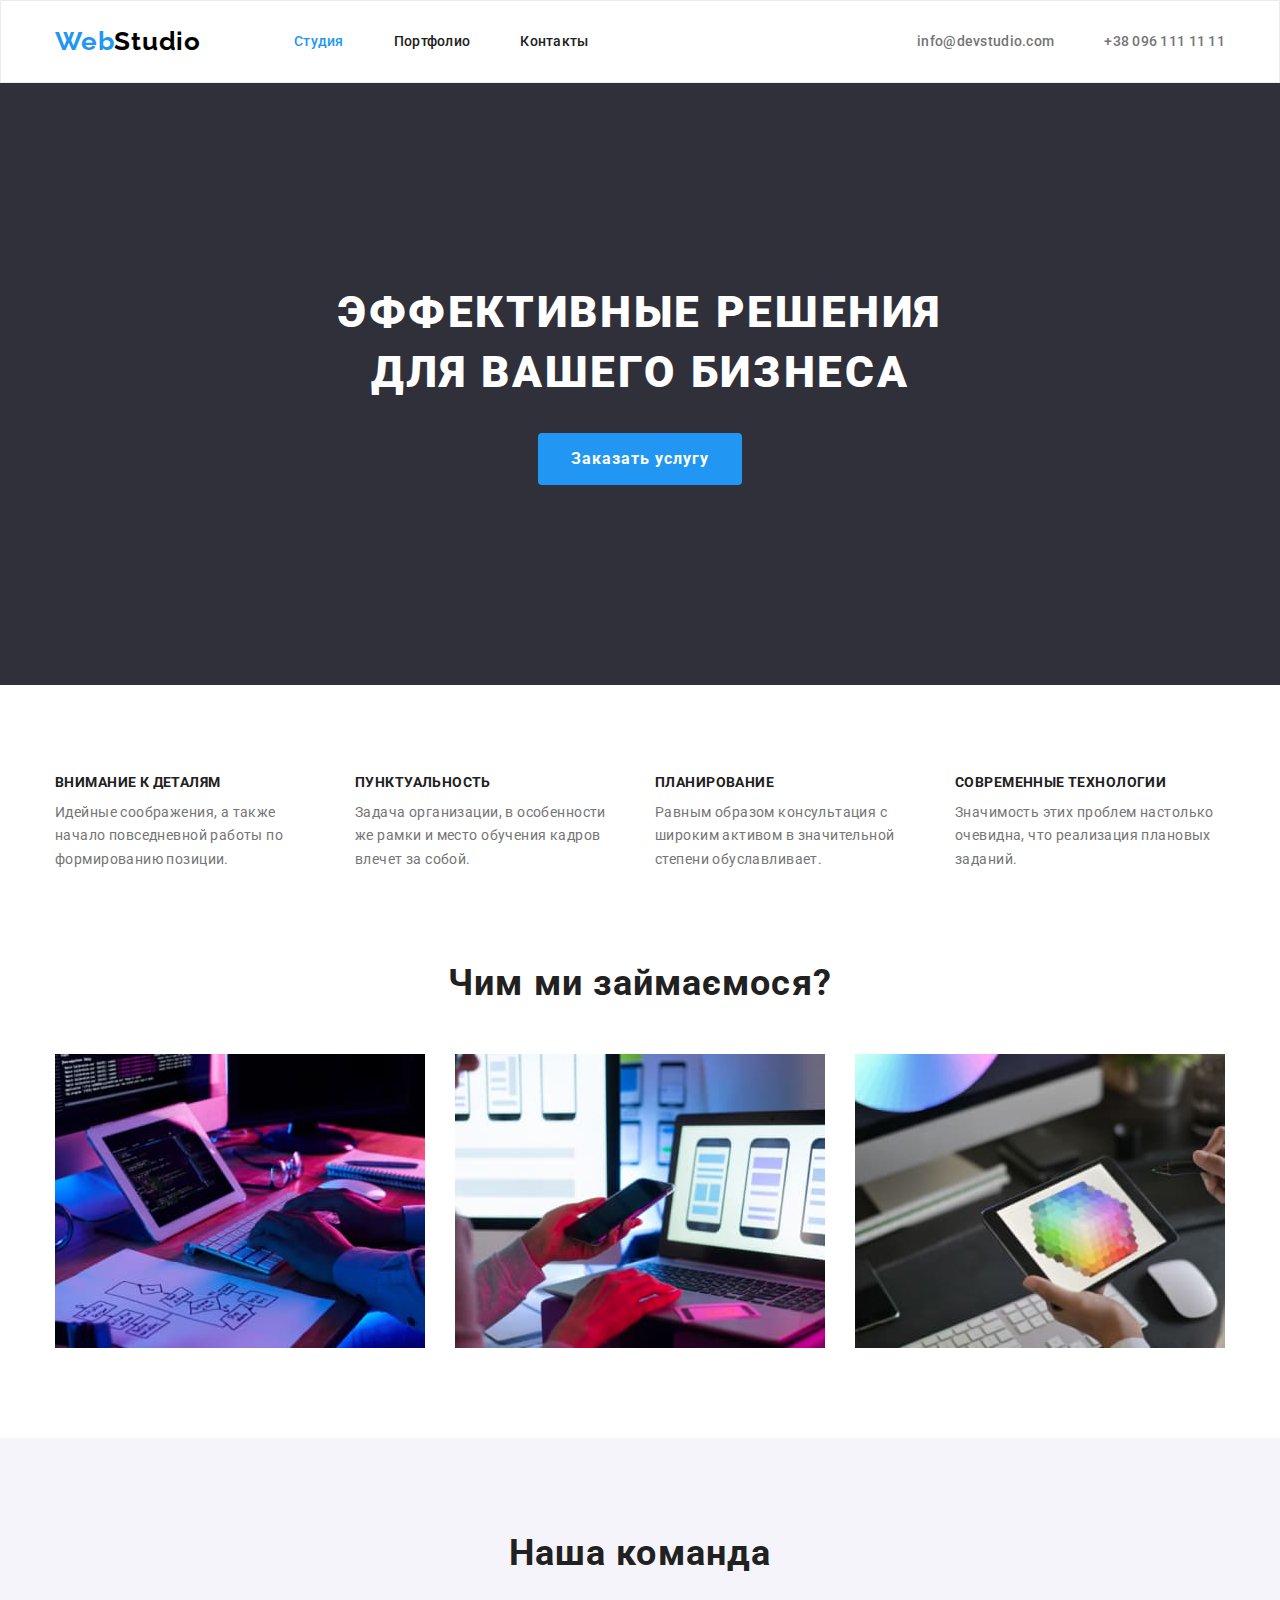
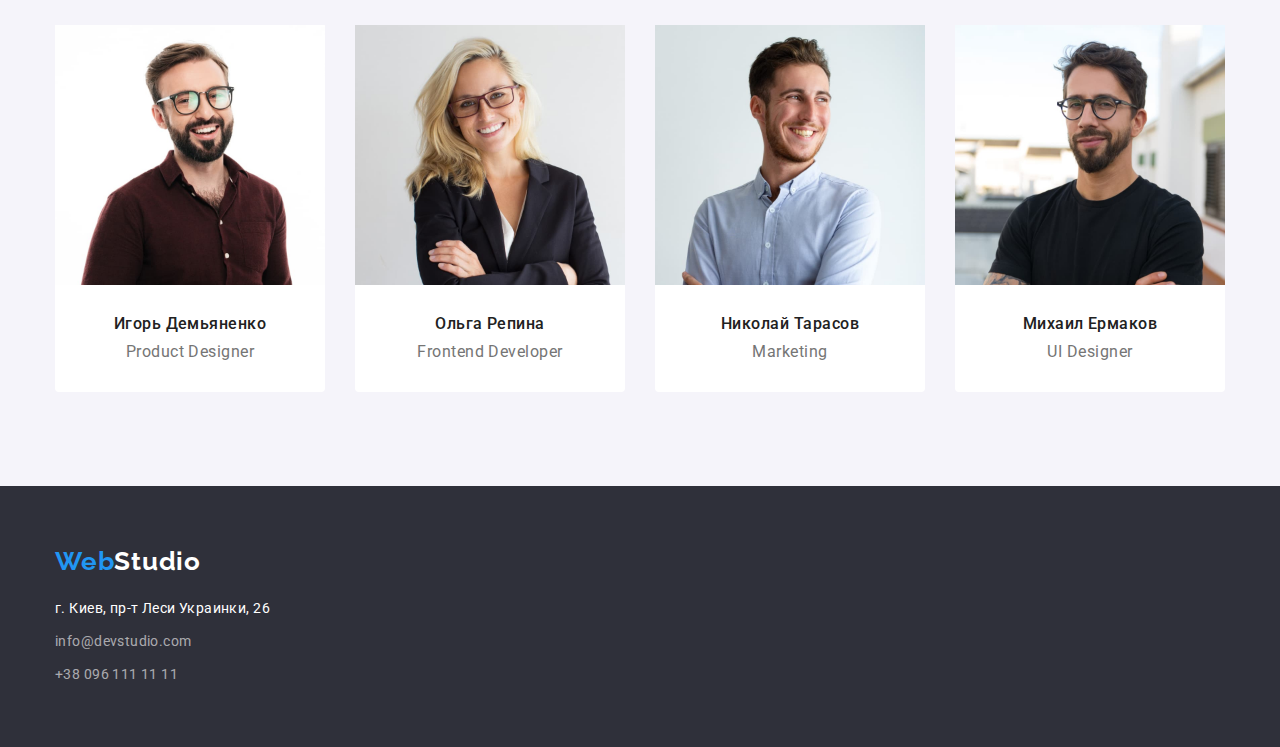
<file: index.html>
<!DOCTYPE html>
<html lang="ru">

<head>
    <meta charset="UTF-8">
    <meta http-equiv="X-UA-Compatible" content="IE=edge">
    <meta name="viewport" content="width=device-width, initial-scale=1.0">
    <title>Document</title>
    <link
        href="https://fonts.googleapis.com/css2?family=Raleway:wght@700&family=Roboto:wght@400;500;700;900&display=swap"
        rel="stylesheet">
    <link rel="stylesheet"
        href="https://cdnjs.cloudflare.com/ajax/libs/modern-normalize/1.1.0/modern-normalize.min.css">
    <link rel="stylesheet" href="./css/styles.css">
</head>

<body>
    <!-- Header section -->
    <header class="header">
        <div class="container-header">
            <nav class="header-nav">
                <a class="header-logo" href="https://vasyl96.github.io/goit-markup-hw-03/"><span
                        class="logo-text">Web</span>Studio</a>
                <ul class="header-list">
                    <li class="header-item">
                        <a class="header-link current" href="https://vasyl96.github.io/goit-markup-hw-03/">Студия</a>
                    </li>
                    <li class="header-item">
                        <a class="header-link" href="./portfolio.html">Портфолио</a>
                    </li>
                    <li class="header-item">
                        <a class="header-link" href="#">Контакты</a>
                    </li>
                </ul>
            </nav>
            <ul class="contact-list">
                <li class="contact-item"><a class="contact-email"
                        href="mailto:info@devstudio.com">info@devstudio.com</a>
                </li>
                <li class="contact-item"><a class="contact-phone" href="tel:+380961111111">+38 096 111 11 11</a>
                </li>
            </ul>
        </div>
    </header>
    <!-- Main section -->
    <main class="main">
        <!-- Hero section -->
        <section class="hero">
            <div class="container-hero">
                <h1 class="main-title">Эффективные решения для вашего бизнеса</h1>
                <button class="hero-btn" type="button">Заказать услугу</button>
            </div>
        </section>
        <!-- Preferences section -->
        <section class="preferences">
            <div class="container-preferences">
                <ul class="preferences-list">
                    <li class="preference-item">
                        <h3 class="preference-title">Внимание к деталям</h3>
                        <p class="preference-text">
                            Идейные соображения, а также начало повседневной работы по формированию позиции.
                        </p>
                    </li>
                    <li class="preference-item">
                        <h3 class="preference-title">Пунктуальность</h3>
                        <p class="preference-text">
                            Задача организации, в особенности же рамки и место обучения кадров влечет за собой.
                        </p>
                    </li>
                    <li class="preference-item">
                        <h3 class="preference-title">Планирование</h3>
                        <p class="preference-text">
                            Равным образом консультация с широким активом в значительной степени обуславливает.
                        </p>
                    </li>
                    <li class="preference-item">
                        <h3 class="preference-title">Современные технологии</h3>
                        <p class="preference-text">
                            Значимость этих проблем настолько очевидна, что реализация плановых заданий.
                        </p>
                    </li>
                </ul>
            </div>
        </section>
        <!-- Services section -->
        <section class="services">
            <div class="services-preferences">
                <h2 class="services-title">Чим ми займаємося?</h2>
                <ul class="service-list">
                    <li class="service-item"><img class="service-img" src="./img/програмування.jpg" alt="Програмування"
                            width="370" height="294"></li>
                    <li class="service-item"><img class="service-img" src="./img/тестування.jpg" alt="Тестування"
                            width="370" height="294"></li>
                    <li class="service-item"><img class="service-img" src="./img/дизайн.jpg" alt="Дизайн" width="370"
                            height="294"></li>
                </ul>
            </div>
        </section>
        <!-- Team section -->
        <section class="team-section">
            <div class="container-team">
                <h2 class="team-title">Наша команда</h2>
                <ul class="team-list">
                    <li class="team-item">
                        <img class="team-img" src="./img/игорь-демьяненко.jpg" alt="Игорь Демьяненко" width="270"
                            height="260">
                        <div class="box-team-iteam">
                            <h3 class="team-subtitle">Игорь Демьяненко</h3>
                            <p lang="en" class="team-text">Product Designer</p>
                        </div>
                    </li>
                    <li class="team-item">
                        <img class="team-img" src="./img/ольга-репина.jpg" alt="Ольга Репина" width="270" height="260">
                        <div class="box-team-iteam">
                            <h3 class="team-subtitle">Ольга Репина</h3>
                            <p lang="en" class="team-text">Frontend Developer</p>
                        </div>
                    </li>
                    <li class="team-item">
                        <img class="team-img" src="./img/николай-тарасов.jpg" alt="Николай Тарасов" width="270"
                            height="260">
                        <div class="box-team-iteam">
                            <h3 class="team-subtitle">Николай Тарасов</h3>
                            <p lang="en" class="team-text">Marketing</p>
                        </div>
                    </li>
                    <li class="team-item">
                        <img class="team-img" src="./img/михаил-ермаков.jpg" alt="Михаил Ермаков" width="270"
                            height="260">
                        <div class="box-team-iteam">
                            <h3 class="team-subtitle">Михаил Ермаков</h3>
                            <p lang="en" class="team-text">UI Designer</p>
                        </div>
                    </li>
                </ul>
            </div>
        </section>
    </main>
    <!-- Footer section-->
    <footer class="footer">
        <div class="container-footer">
            <a class="footer-logo" href="https://vasyl96.github.io/goit-markup-hw-03/"><span
                    class="logo-text">Web</span>Studio</a>
            <address class="footer-address">
                <p class="footer-text">г. Киев, пр-т Леси Украинки, 26</p>
                <ul class="footer-list">
                    <li class="footer-item"><a class="footer-email"
                            href="mailto:info@devstudio.com">info@devstudio.com</a>
                    </li>
                    <li class="footer-item"><a class="footer-phone" href="tel:+380961111111">+38 096 111 11 11</a>
                    </li>
                </ul>
            </address>
        </div>
    </footer>
</body>

</html>
</file>
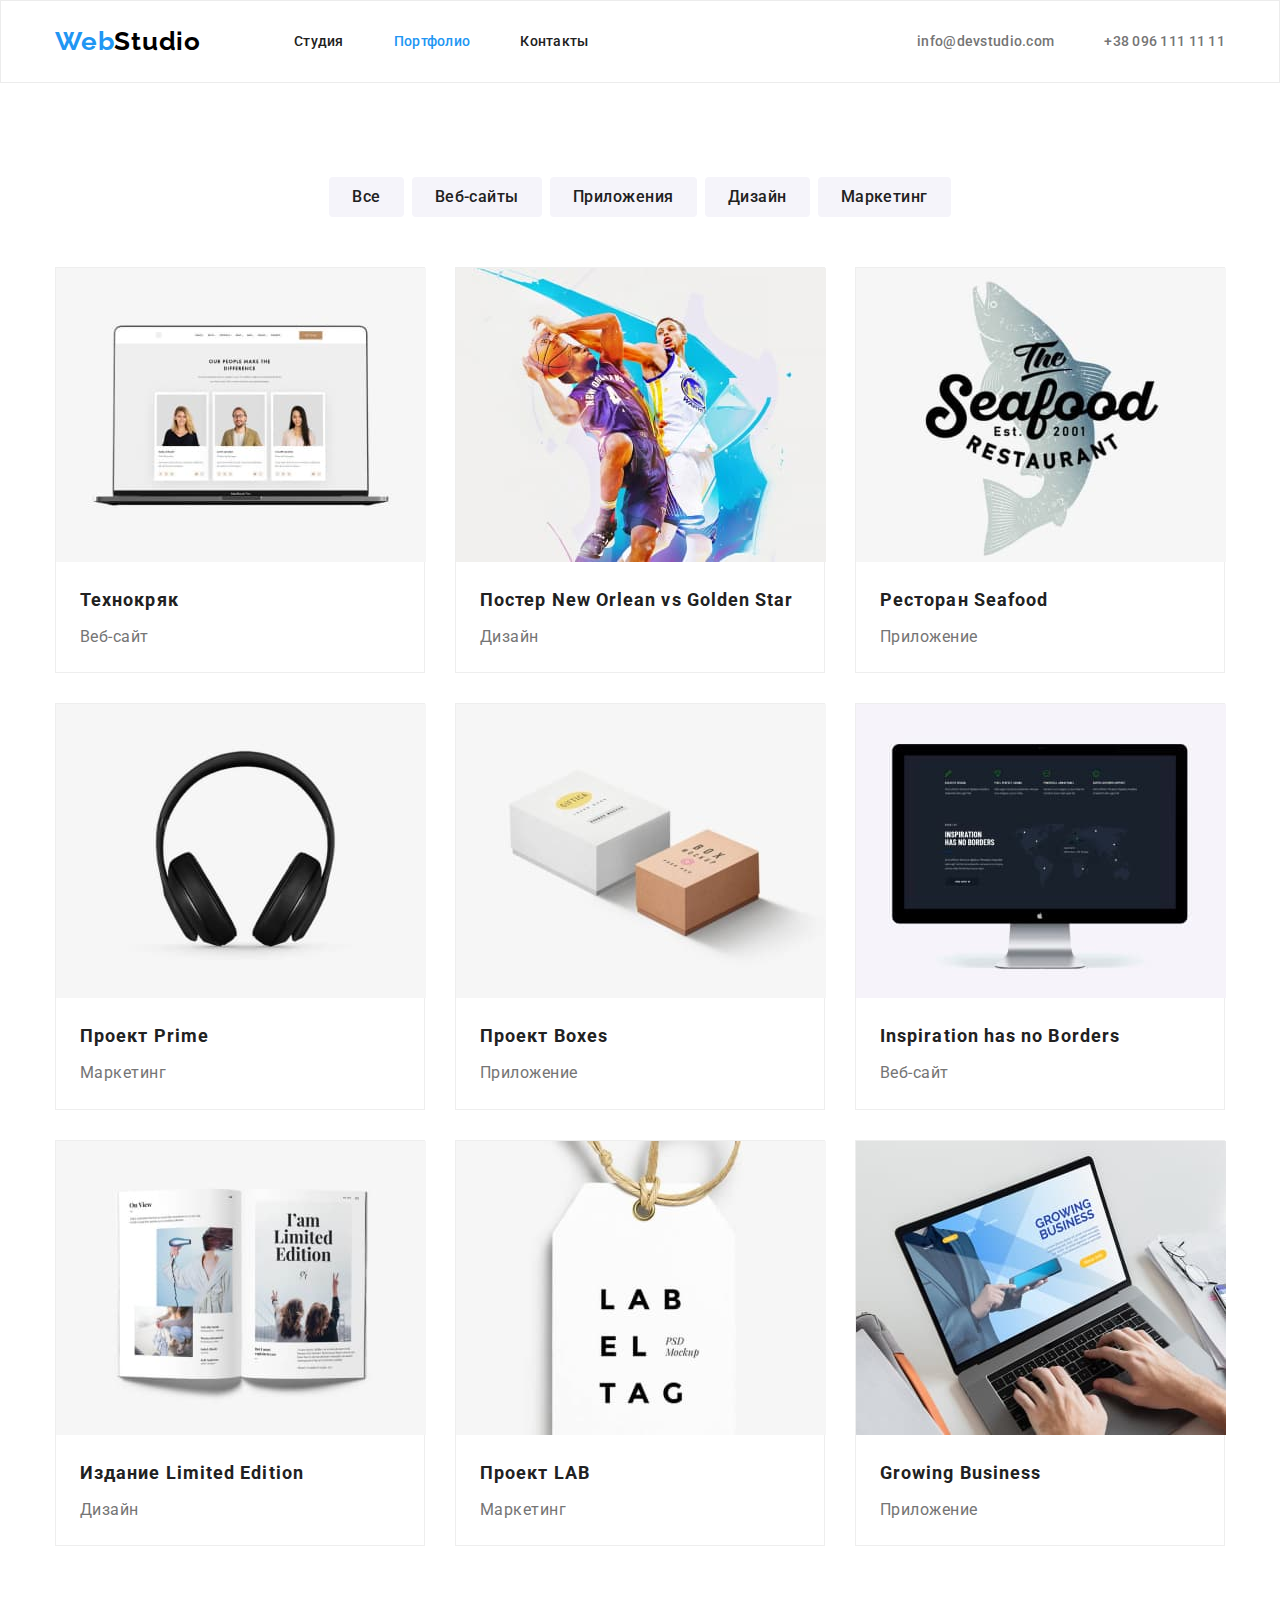
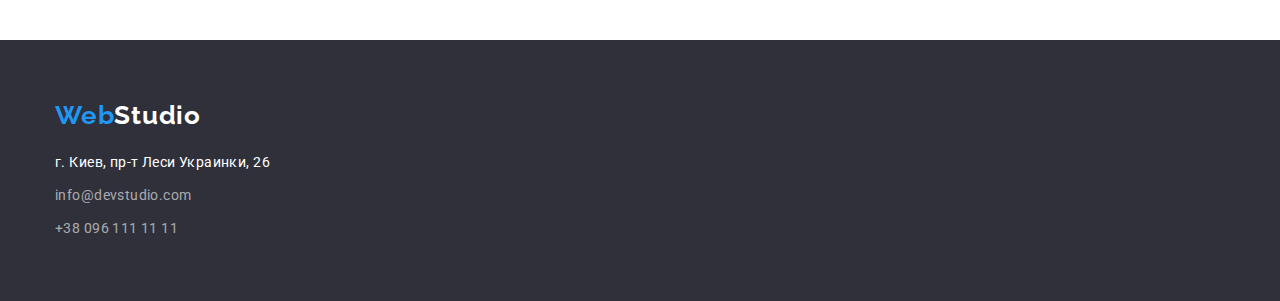
<file: portfolio.html>
<!DOCTYPE html>
<html lang="ru">

<head>
    <meta charset="UTF-8">
    <meta http-equiv="X-UA-Compatible" content="IE=edge">
    <meta name="viewport" content="width=device-width, initial-scale=1.0">
    <title>Porfolio</title>
    <link
        href="https://fonts.googleapis.com/css2?family=Raleway:wght@700&family=Roboto:wght@400;500;700;900&display=swap"
        rel="stylesheet">
    <link rel="stylesheet"
        href="https://cdnjs.cloudflare.com/ajax/libs/modern-normalize/1.1.0/modern-normalize.min.css">
    <link rel="stylesheet" href="./css/styles.css">
</head>

<body>
    <!-- Header section -->
    <header class="header">
        <div class="container-header">
            <nav class="header-nav">
                <a class="header-logo" href="https://vasyl96.github.io/goit-markup-hw-03/"><span
                        class="logo-text">Web</span>Studio</a>
                <ul class="header-list">
                    <li class="header-item">
                        <a class="header-link" href="https://vasyl96.github.io/goit-markup-hw-03/">Студия</a>
                    </li>
                    <li class="header-item">
                        <a class="header-link current" href="./portfolio.html">Портфолио</a>
                    </li>
                    <li class="header-item">
                        <a class="header-link" href="#">Контакты</a>
                    </li>
                </ul>
            </nav>
            <ul class="contact-list">
                <li class="contact-item"><a class="contact-email"
                        href="mailto:info@devstudio.com">info@devstudio.com</a>
                </li>
                <li class="contact-item"><a class="contact-phone" href="tel:+380961111111">+38 096 111 11 11</a></li>
            </ul>
        </div>
    </header>
    <!-- Main section -->
    <main class="main">
        <!-- Portfolio -->
        <section class="portfolio-section">
            <div class="container-portfolio">
                <!-- Button -->
                <ul class="filters-list">
                    <li class="filter-item"><button class="filter-btn" type="button">Все</button></li>
                    <li class="filter-item"><button class="filter-btn" tupe="button">Веб-сайты</button></li>
                    <li class="filter-item"><button class="filter-btn" type="button">Приложения</button></li>
                    <li class="filter-item"><button class="filter-btn" tupe="button">Дизайн</button></li>
                    <li class="filter-item"><button class="filter-btn" tupe="button">Маркетинг</button></li>
                </ul>

                <!-- Types of work -->
                <ul class="portfolio-list">
                    <!-- Технокряк -->
                    <li class="portfolio-item">
                        <a class="portfolio-link" href="#">
                            <img class="portfolio-img" src="./img/технокряк.jpg" alt="Веб-сайт Технокряк" width="370"
                                height="294">
                            <div class="box-portfolio-item">
                                <h3 class="portfolio-title">Технокряк</h3>
                                <p class="portfolio-text">Веб-сайт</p>
                            </div>
                        </a>
                    </li>
                    <!-- New Orlean vs Golden Star -->
                    <li class="portfolio-item">
                        <a class="portfolio-link" href="#">
                            <img class="portfolio-img" src="./img/постер-new-orlean-vs-golden-star.jpg"
                                alt="Дизайн постера New Orlean vs Golden Star" width="370" height="294">
                            <div class="box-portfolio-item">
                                <h3 class="portfolio-title">Постер <span lang="en">New Orlean vs Golden Star</span></h3>
                                <p class="portfolio-text">Дизайн</p>
                            </div>
                        </a>
                    </li>
                    <!-- Ресторан Seafood -->
                    <li class="portfolio-item">
                        <a class="portfolio-link" href="#">
                            <img class="portfolio-img" src="./img/ресторан-seafood.jpg"
                                alt="Приложение Ресторан Seafood" width="370" height="294">
                            <div class="box-portfolio-item">
                                <h3 class="portfolio-title">Ресторан <span lang="en">Seafood</span></h3>
                                <p class="portfolio-text">Приложение</p>
                            </div>
                        </a>
                    </li>
                    <!-- Проект Prime -->
                    <li class="portfolio-item">
                        <a class="portfolio-link" href="#">
                            <img class="portfolio-img" src="./img/проект-prime.jpg" alt="Маркетинг-проект Prime">
                            <div class="box-portfolio-item">
                                <h3 class="portfolio-title">Проект <span lang="en">Prime</span></h3>
                                <p class="portfolio-text">Маркетинг</p>
                            </div>
                        </a>
                    </li>
                    <!-- Проект Boxes -->
                    <li class="portfolio-item">
                        <a class="portfolio-link" href="#">
                            <img class="portfolio-img" src="./img/проект-boxes.jpg" alt="Приложение проект Boxes">
                            <div class="box-portfolio-item">
                                <h3 class="portfolio-title">Проект <span lang="en">Boxes</span></h3>
                                <p class="portfolio-text">Приложение</p>
                            </div>
                        </a>
                    </li>
                    <!-- Inspiration has no Borders -->
                    <li class="portfolio-item">
                        <a class="portfolio-link" href="#">
                            <img class="portfolio-img" src="./img/inspiration-has-no-borders.jpg"
                                alt="Веб-сайт Inspiration has no Borders" width="370" height="294">
                            <div class="box-portfolio-item">
                                <h3 lang="en" class="portfolio-title">Inspiration has no Borders</h3>
                                <p class="portfolio-text">Веб-сайт</p>
                            </div>
                        </a>
                    </li>
                    <!-- Издание Limited Edition -->
                    <li class="portfolio-item">
                        <a class="portfolio-link" href="#">
                            <img class="portfolio-img" src="./img/издание-limited-edition.jpg"
                                alt="Дизайн издания Limited Edition" width="370" height="294">
                            <div class="box-portfolio-item">
                                <h3 class="portfolio-title">Издание <span lang="en">Limited Edition</span></h3>
                                <p class="portfolio-text">Дизайн</p>
                            </div>
                        </a>
                    </li>
                    <!-- Проект LAB -->
                    <li class="portfolio-item">
                        <a class="portfolio-link" href="#">
                            <img class="portfolio-img" src="./img/проект-lab.jpg" alt="Маркетинг-проект LAB">
                            <div class="box-portfolio-item">
                                <h3 class="portfolio-title">Проект <span lang="en">LAB</span></h3>
                                <p class="portfolio-text">Маркетинг</p>
                            </div>
                        </a>
                    </li>
                    <!-- Growing Business -->
                    <li class="portfolio-item">
                        <a class="portfolio-link" href="#">
                            <img class="portfolio-img" src="./img/growing-business.jpg"
                                alt="Приложение Growing Business">
                            <div class="box-portfolio-item">
                                <h3 lang="en" class="portfolio-title">Growing Business</h3>
                                <p class="portfolio-text">Приложение</p>
                            </div>
                        </a>
                    </li>
                </ul>
            </div>
        </section>
    </main>
    <!-- Footer section-->
    <footer class="footer">
        <div class="container-footer">
            <a class="footer-logo" href="https://vasyl96.github.io/goit-markup-hw-03/"><span
                    class="logo-text">Web</span>Studio</a>
            <address class="footer-address">
                <p class="footer-text">г. Киев, пр-т Леси Украинки, 26</p>
                <ul class="footer-list">
                    <li class="footer-item"><a class="footer-email"
                            href="mailto:info@devstudio.com">info@devstudio.com</a>
                    </li>
                    <li class="footer-item"><a class="footer-phone" href="tel:+380961111111">+38 096 111 11 11</a></li>
                </ul>
            </address>
        </div>
    </footer>
</body>

</html>
</file>
<file: css/styles.css>
:root {
  /* Fons */
  --main-fons: 'Roboto', sans-serif;
  --secondary-fons: 'Raleway', sans-serif;

  /* Text color */
  --dark-main-txt-cl: #212121;
  --silver-txt-cl: rgba(255, 255, 255, 0.6);
  --gray-txt-cl: #757575;
  --white-txt-cl: #ffffff;
  --accent-txt-cl: #2196f3;
  --white-logo-txt-cl: #ffffff;
  --dark-logo-txt-cl: #000000;
  --skyblue-logo-txt-cl: #2196f3;

  /* Background-color */
  --white-team-bg-cl: #ffffff;
  --footer-hero-bg-cl: #2f303a;
  --team-bg-cl: #f5f4fa;
  --filter-btn-bg-cl: #f5f4fa;
  --hero-btn-bg-cl: #2196f3;
  --accent-hero-btn-bg-cl: #188ce8;
  --accent-filter-btn-bg-cl: #2196f3;

  /* others */
}

body {
  font-family: var(--main-fons);
  color: var(--dark-main-txt-cl, #212121);
}

/* Header section */

.header {
  border: 1px solid #ececec;
}

/* Container */
.container-header,
.container-preferences {
  display: flex;
  width: 1200px;
  padding: 0 15px;
  margin: 0 auto;
}

.services-preferences,
.container-team,
.container-portfolio {
  width: 1200px;
  padding: 0 15px;
  margin: 0 auto;
}

.header-nav {
  display: flex;
}

.header-list {
  display: flex;
  margin: 0;
  padding: 0;
}

.header-item {
  margin-right: 50px;
  padding: 0;
}

.contact-list {
  display: flex;
  padding: 0;
  margin-right: 0;
  margin-left: auto;
}

.contact-item {
  margin-left: 0;
  margin-right: 50px;
}

.header-nav,
.contact-list,
.header-logo {
  align-items: center;
}

.header-logo {
  padding-top: 25px;
  padding-bottom: 25px;
  margin-left: 0;
  margin-right: 93px;
  font-family: var(--secondary-fons);
  font-weight: 700;
  font-size: 26px;
  line-height: 1.19;
  letter-spacing: 0.03em;
  text-decoration: none;
  color: var(--dark-logo-txt-cl, #000000);
}
.logo-text {
  color: var(--skyblue-logo-txt-cl, #2196f3);
}

.header-link {
  padding-top: 32px;
  padding-bottom: 32px;
  font-weight: 500;
  font-size: 14px;
  line-height: 1.14;
  letter-spacing: 0.02em;
  text-decoration: none;
  color: inherit;
}
.header-list .header-link.current {
  color: var(--accent-txt-cl, #2196f3);
}

.contact-phone,
.contact-email {
  padding-top: 32px;
  padding-bottom: 32px;
  font-weight: 500;
  font-size: 14px;
  line-height: 1.14px;
  letter-spacing: 0.02em;
  text-decoration: none;
  color: var(--gray-txt-cl, #757575);
}
/* Main section */
/* Hero */
.hero {
  display: block;
  padding: 200px 0;
  text-align: center;
  background-color: var(--footer-hero-bg-cl, #2f303a);
}

.container-hero {
  width: 1200px;
  padding: 0 15px;
  margin: 0 auto;
}

.main-title {
  margin: 0px 237px 30px;
  font-weight: 900;
  font-size: 44px;
  line-height: 1.36;
  letter-spacing: 0.06em;
  text-transform: uppercase;
  color: var(--white-txt-cl, #ffffff);
}

.hero-btn {
  display: inline-block;
  border: 1px solid transparent;
  border-radius: 4px;
  padding: 10px 32px;
  min-width: 200px;
  font-weight: 700;
  font-size: 16px;
  line-height: calc(30 / 16);
  letter-spacing: 0.06em;
  color: var(--white-txt-cl, #ffffff);
  background-color: var(--hero-btn-bg-cl, #2196f3);
}

/* Preferences section */
.preferences {
  padding: 90px 0 90px;
}

.preferences-list {
  display: flex;
  padding: 0;
  margin: 0;
}

.preference-item {
  padding: 0;
  margin: 0;
  margin-right: 30px;
  width: calc((100% - 3 * 30px) / 4);
}

/* Margin-right 0 */
.preference-item:last-child,
.team-item:last-child,
.service-item:last-child,
.header-item:last-child,
.contact-item:last-child,
.filter-item:last-child {
  margin-right: 0;
}

.preference-text {
  max-width: 270px;
  margin-top: 0;
  margin-bottom: 0;
  font-size: 14px;
  line-height: 1.71;
  letter-spacing: 0.03em;
  color: var(--gray-txt-cl, #757575);
}
.preference-title {
  padding: 0;
  margin: 0;
  margin-bottom: 10px;
  font-weight: 700;
  font-size: 14px;
  line-height: 1.14;
  letter-spacing: 0.03em;
  text-transform: uppercase;
}
/* Services/Team section */
.services {
  padding-bottom: 90px;
}

.service-list {
  display: flex;
  padding: 0;
  margin: 0;
}

.service-item {
  width: calc((100% - 2 * 30px) / 3);
  justify-content: center;
  margin-right: 30px;
}

.services-title,
.team-title {
  padding: 0;
  margin: 0;
  margin-bottom: 50px;
  font-weight: 700;
  font-size: 36px;
  line-height: 1.17;
  text-align: center;
  letter-spacing: 0.03em;
}

.team-section {
  padding: 94px 0;
  background-color: var(--team-bg-cl, #f5f4fa);
}

.team-list {
  display: flex;
  padding: 0;
  margin: 0;
}
.team-item {
  width: calc((100% - 3 * 30px) / 4);
  margin-right: 30px;
  border-radius: 0px 0px 4px 4px;
  background-color: var(--white-team-bg-cl, #ffffff);
}

.team-text {
  margin: 0;
  font-size: 16px;
  line-height: calc(18.75 / 16);
  text-align: center;
  letter-spacing: 0.03em;
  color: var(--gray-txt-cl, #757575);
}

.box-team-iteam {
  margin: 0;
  padding: 30px 0;
}

.team-subtitle {
  margin: 0;
  margin-bottom: 10px;
  font-weight: 500;
  font-size: 16px;
  line-height: calc(18.75 / 16);
  text-align: center;
  letter-spacing: 0.03em;
}

/* Portfolio */
.portfolio-section {
  padding: 94px 0;
}

.filters-list {
  display: flex;
  justify-content: center;
  margin: 0 auto;
  margin-bottom: 50px;
  padding: 0;
}

.filter-item {
  margin-right: 8px;
}

.filter-btn {
  padding: 6px 22px;
  border: 1px solid transparent;
  border-radius: 4px;
  min-width: 73px;
  font-weight: 500;
  font-size: 16px;
  line-height: 1.62;
  text-align: center;
  letter-spacing: 0.03em;
  color: inherit;
  background-color: var(--filter-btn-bg-cl, #f5f4fa);
}

.portfolio-list {
  margin: 0;
  padding: 0;
  display: flex;
  flex-wrap: wrap;
}

.portfolio-item {
  width: calc((100% - 60px) / 3);
  border: 1px solid #eeeeee;
  padding: 0;
}

.portfolio-item:not(:nth-child(3n)) {
  margin-right: 30px;
}

.portfolio-item:not(:nth-last-child(-n + 3)) {
  margin-bottom: 30px;
}

.portfolio-img,
.service-img,
.team-img {
  display: block;
}

.box-portfolio-item {
  margin: 0;
  padding: 20px 24px;
}

.portfolio-text {
  margin: 0;
  font-weight: 400;
  font-size: 16px;
  line-height: 1.9;
  letter-spacing: 0.03em;
  color: var(--gray-txt-cl, #757575);
}

.portfolio-title {
  margin-top: 0;
  margin-bottom: 4px;
  font-weight: 700;
  font-size: 18px;
  line-height: 2;
  letter-spacing: 0.06em;
  color: var(--dark-main-txt-cl, #212121);
}

.portfolio-link {
  text-decoration: none;
}

/* Footer section */
.container-footer {
  width: 1200px;
  padding: 0 15px;
  margin: 0 auto;

  display: flex;
  flex-direction: column;
  justify-content: center;
}

.footer {
  padding: 60px 0;
  background-color: var(--footer-hero-bg-cl, #2f303a);
}
.footer-logo {
  margin-bottom: 20px;
  font-family: 'Raleway';
  font-weight: 700;
  font-size: 26px;
  line-height: 1.19;
  letter-spacing: 0.03em;
  text-decoration: none;
  color: var(--white-logo-txt-cl, #ffffff);
}

.footer-text,
.footer-item {
  margin: 0;
  margin-bottom: 9px;
}

.footer-item:last-child {
  margin-bottom: 0px;
}

address {
  padding: 0;
  margin: 0;
  font-style: normal;
  font-size: 14px;
  line-height: 1.71;
  letter-spacing: 0.03em;
  color: var(--white-txt-cl, #ffffff);
  text-decoration: none;
}
.footer-list {
  padding: 0;
  margin: 0;
}

.footer-phone,
.footer-email {
  padding: 0;
  margin: 0;
  color: var(--silver-txt-cl, rgba(255, 255, 255, 0.6));
  text-decoration: none;
}

/* Hover and Focus */
.contact-phone:hover,
.contact-email:hover,
.header-link:hover,
.contact-phone:focus,
.contact-email:focus,
.header-link:focus,
.header-logo:hover,
.header-logo:focus,
.footer-logo:hover,
.footer-logo:focus,
.footer-phone:hover,
.footer-phone:focus,
.footer-email:hover,
.footer-email:focus,
.footer-text:hover,
.footer-text:focus {
  color: var(--accent-txt-cl, #2196f3);
}

.portfolio-item {
  cursor: pointer;
}

.filter-btn:hover,
.filter-btn:focus {
  cursor: pointer;
  color: var(--white-txt-cl, #ffffff);
  background-color: var(--accent-filter-btn-bg-cl, #2196f3);
}

.hero-btn:hover,
.hero-btn:focus {
  cursor: pointer;
  color: var(--white-txt-cl, #ffffff);
  background-color: var(--accent-hero-btn-bg-cl, #188ce8);
}

/* List-style none */
.header-list,
.contact-list,
.preferences-list,
.service-list,
.team-list,
.footer-list,
.portfolio-list,
.filters-list {
  list-style: none;
}
</file>
